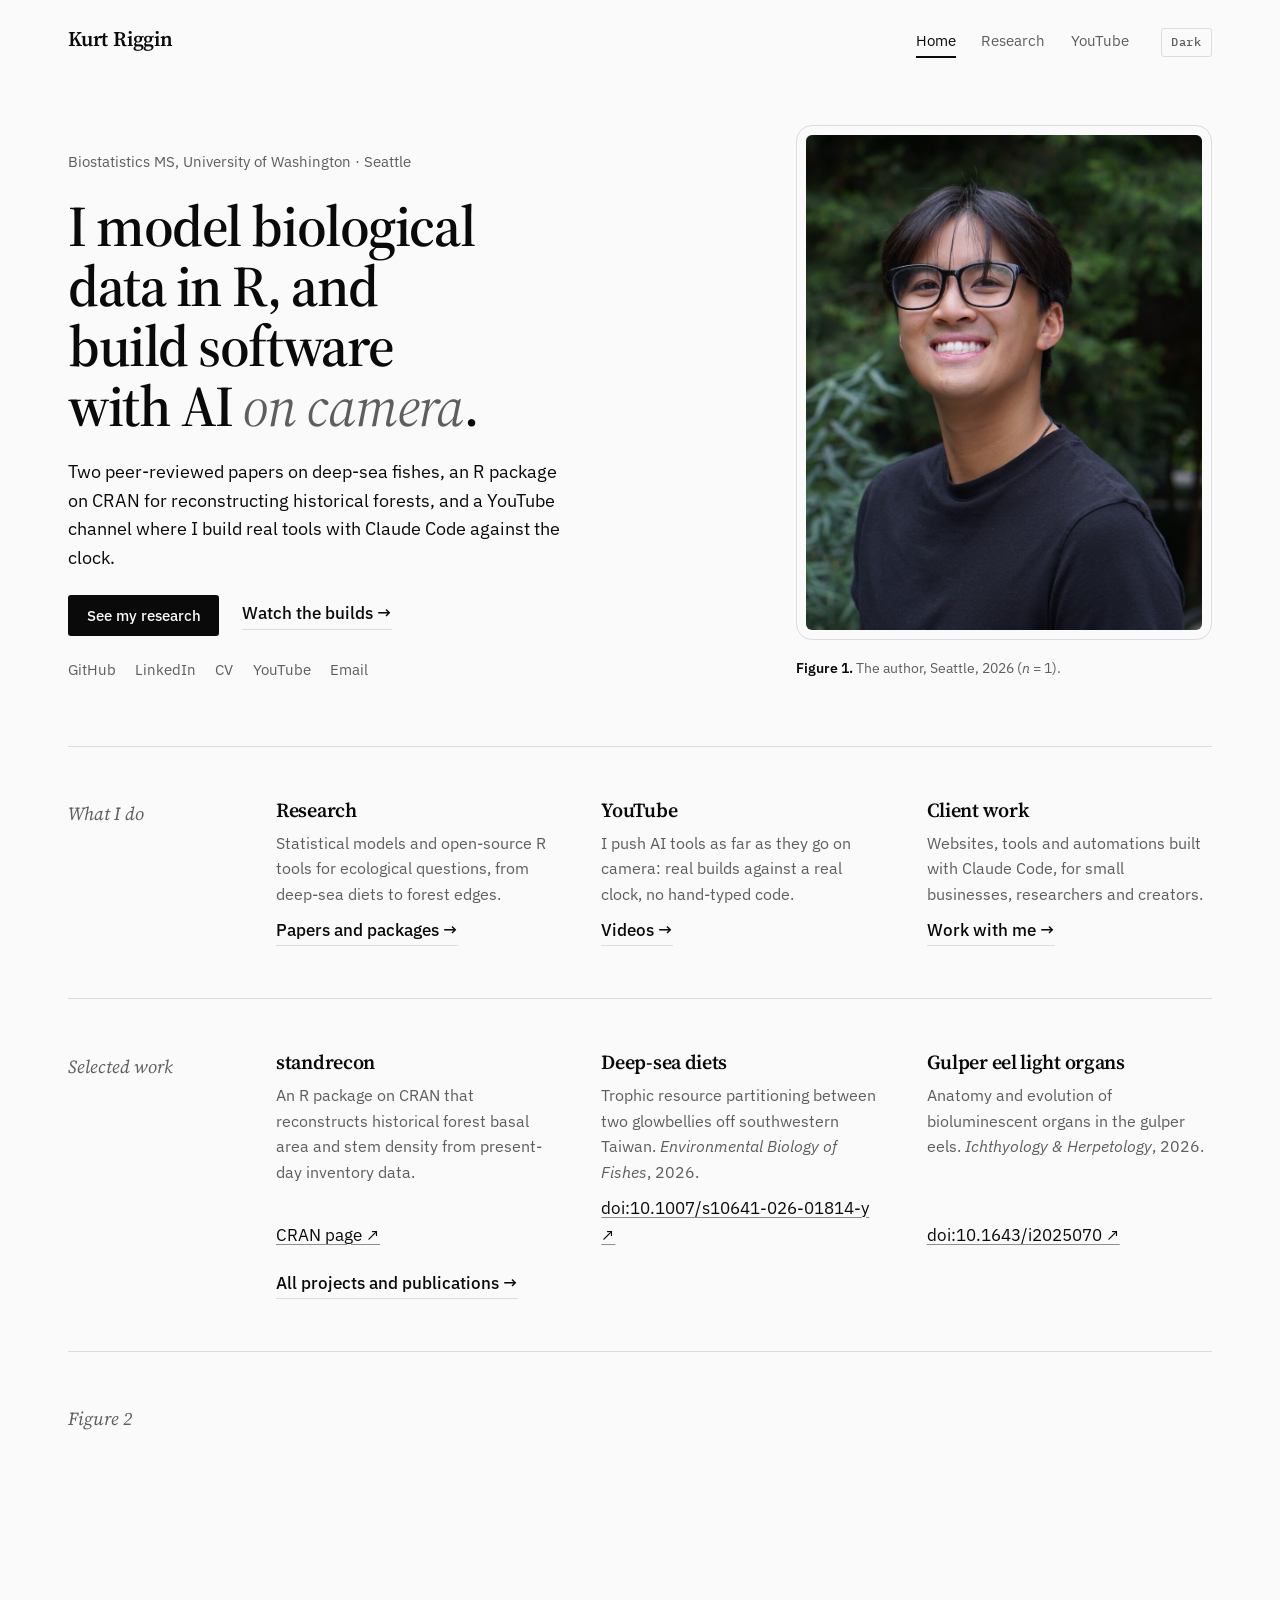
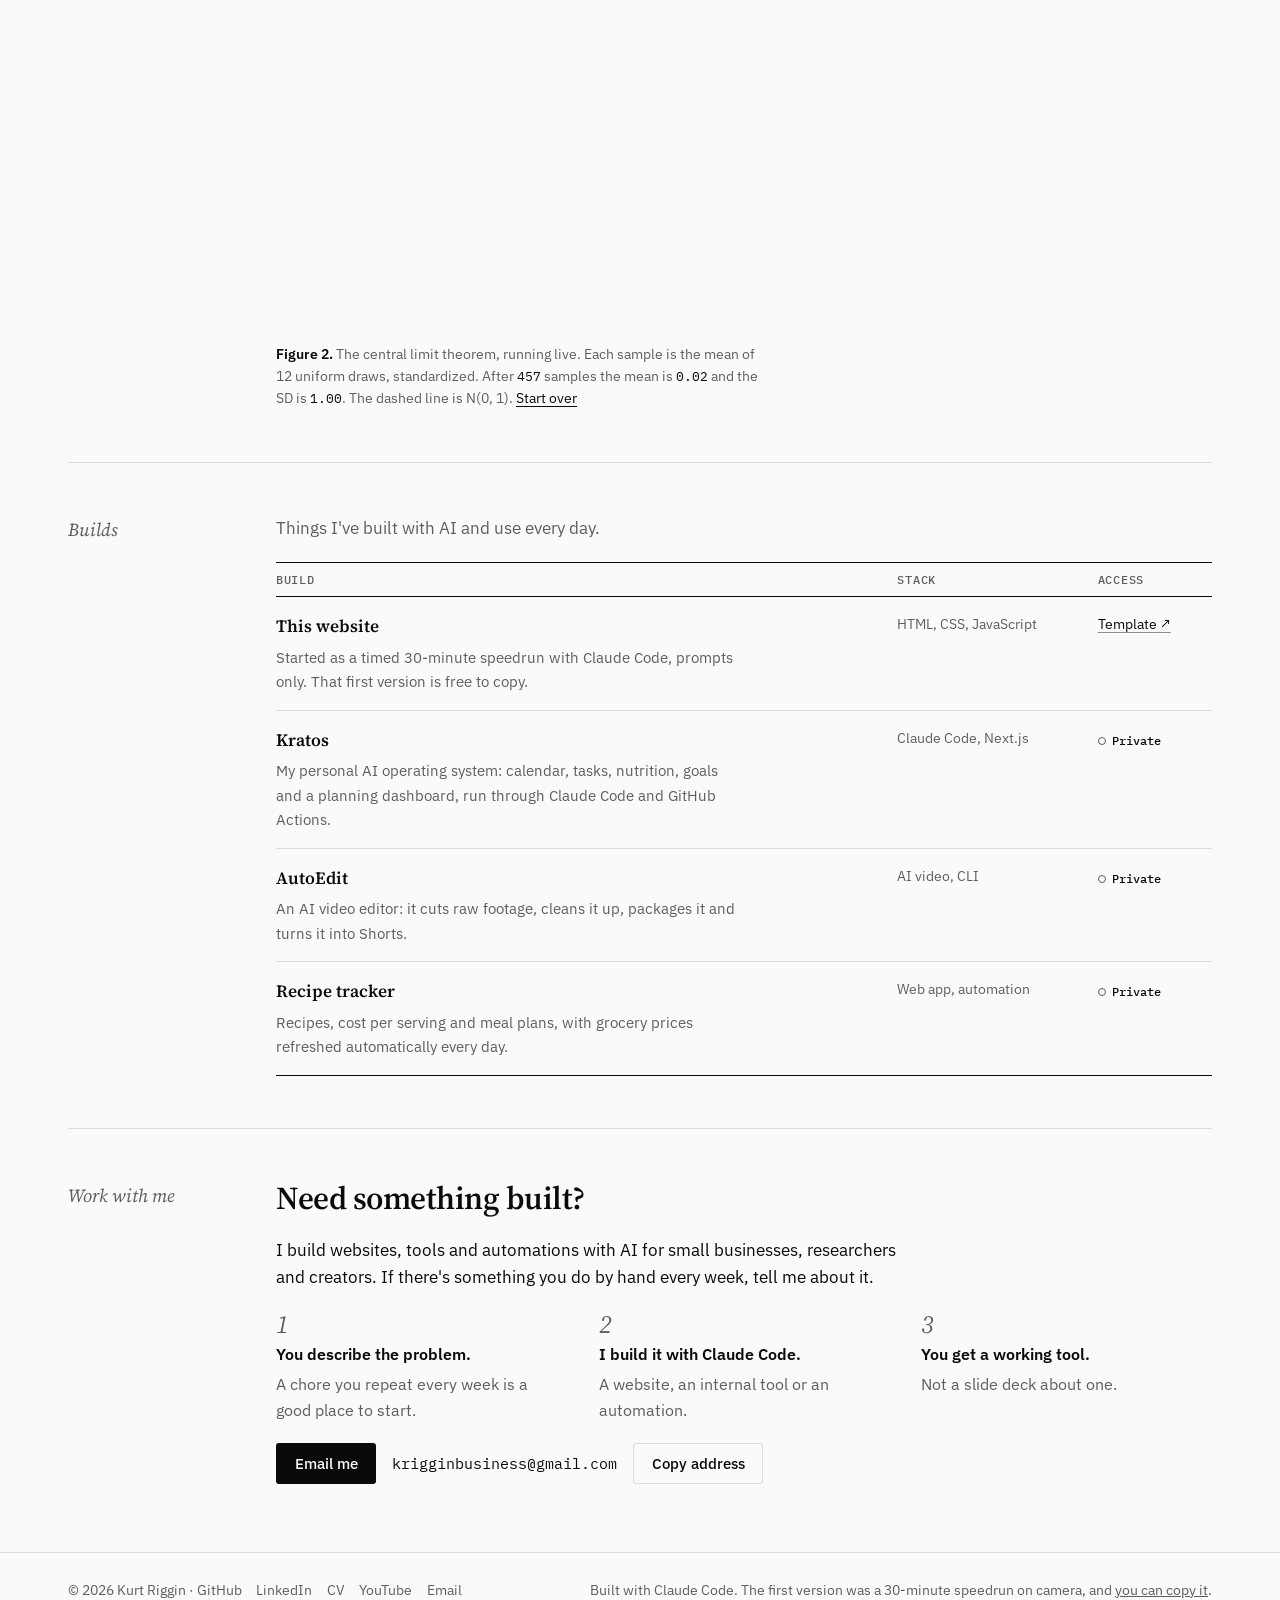
<file: index.html>
<!doctype html>
<html lang="en">
<head>
  <meta charset="utf-8">
  <meta name="viewport" content="width=device-width, initial-scale=1, viewport-fit=cover">
  <title>Kurt Riggin</title>
  <meta name="description" content="Kurt Riggin: biostatistician, YouTuber and AI builder.">
  <meta property="og:title" content="Kurt Riggin">
  <meta property="og:description" content="Biostatistics MS student at the University of Washington. Research, R packages, AI builds and videos.">
  <meta name="theme-color" content="#fafafa">
  <script>/* apply a saved theme choice before first paint; otherwise CSS follows the system setting */var t;try{t=localStorage.getItem("theme")}catch(e){}if(t==="light"||t==="dark")document.documentElement.dataset.theme=t;</script>
  <link rel="preconnect" href="https://fonts.googleapis.com">
  <link rel="preconnect" href="https://fonts.gstatic.com" crossorigin>
  <link href="https://fonts.googleapis.com/css2?family=IBM+Plex+Mono:wght@400;500&family=IBM+Plex+Sans:ital,wght@0,400;0,500;0,600;1,400&family=Source+Serif+4:ital,opsz,wght@0,8..60,400..700;1,8..60,400..600&display=swap" rel="stylesheet">
  <link rel="stylesheet" href="css/style.css">
  <link rel="icon" href="data:image/svg+xml,<svg xmlns='http://www.w3.org/2000/svg' viewBox='0 0 100 100'><rect width='100' height='100' rx='14' fill='%231b2121'/><text x='50' y='73' font-size='70' font-family='Georgia,serif' font-style='italic' fill='%2300bfc4' text-anchor='middle'>K</text></svg>">
</head>
<body>
  <header class="masthead">
    <div class="wrap">
      <a class="name" href="index.html">Kurt Riggin</a>
      <nav class="nav" aria-label="Main">
        <a href="index.html">Home</a>
        <a href="academic.html">Research</a>
        <a href="youtube.html">YouTube</a>
      </nav>
      <button class="theme-btn" id="theme-toggle" type="button">Dark</button>
    </div>
  </header>

  <main>
    <div class="wrap">
      <section class="hero">
        <div class="hero-text">
          <p class="kicker">Biostatistics MS, University of Washington · Seattle</p>
          <h1>I model biological data in R, and build software with AI <em>on camera</em>.</h1>
          <p class="prose">Two peer-reviewed papers on deep-sea fishes, an R package on CRAN for reconstructing historical forests, and a YouTube channel where I build real tools with Claude Code against the clock.</p>
          <div class="actions">
            <a class="btn btn-ink" href="academic.html">See my research</a>
            <a class="arrow-link" href="youtube.html">Watch the builds</a>
          </div>
          <div class="social-line" data-socials></div>
        </div>
        <figure class="portrait-fig">
          <img class="portrait" src="img/kurt.jpg" width="900" height="1125" alt="Portrait of Kurt Riggin, smiling, outdoors among trees">
          <figcaption><b>Figure 1.</b> The author, Seattle, 2026 (<i>n</i>&nbsp;=&nbsp;1).</figcaption>
        </figure>
      </section>

      <section class="block">
        <h2 class="head">What I do</h2>
        <div class="body">
          <div class="trio">
            <div><h3>Research</h3><p>Statistical models and open-source R tools for ecological questions, from deep-sea diets to forest edges.</p><a class="arrow-link" href="academic.html">Papers and packages</a></div>
            <div><h3>YouTube</h3><p>I push AI tools as far as they go on camera: real builds against a real clock, no hand-typed code.</p><a class="arrow-link" href="youtube.html">Videos</a></div>
            <div><h3>Client work</h3><p>Websites, tools and automations built with Claude Code, for small businesses, researchers and creators.</p><a class="arrow-link" href="#work">Work with me</a></div>
          </div>
        </div>
      </section>

      <section class="block">
        <h2 class="head">Selected work</h2>
        <div class="body">
          <div class="trio">
            <div><h3>standrecon</h3><p>An R package on CRAN that reconstructs historical forest basal area and stem density from present-day inventory data.</p><a class="link out" href="https://CRAN.R-project.org/package=standrecon" target="_blank" rel="noopener">CRAN page</a></div>
            <div><h3>Deep-sea diets</h3><p>Trophic resource partitioning between two glowbellies off southwestern Taiwan. <em>Environmental Biology of Fishes</em>, 2026.</p><a class="link out" href="https://doi.org/10.1007/s10641-026-01814-y" target="_blank" rel="noopener">doi:10.1007/s10641-026-01814-y</a></div>
            <div><h3>Gulper eel light organs</h3><p>Anatomy and evolution of bioluminescent organs in the gulper eels. <em>Ichthyology &amp; Herpetology</em>, 2026.</p><a class="link out" href="https://doi.org/10.1643/i2025070" target="_blank" rel="noopener">doi:10.1643/i2025070</a></div>
          </div>
          <a class="arrow-link" href="academic.html">All projects and publications</a>
        </div>
      </section>

      <section class="block">
        <h2 class="head">Figure 2</h2>
        <div class="body">
          <figure class="fig-block">
            <canvas class="plot" id="clt" role="img" aria-label="Histogram of standardized sample means filling in to match a normal curve"></canvas>
            <figcaption><b>Figure 2.</b> The central limit theorem, running live. Each sample is the mean of 12 uniform draws, standardized. After <span class="num" id="clt-n">0</span> samples the mean is <span class="num" id="clt-mu">0.00</span> and the SD is <span class="num" id="clt-sd">0.00</span>. The dashed line is N(0,&nbsp;1). <button class="text-btn" id="clt-reset" type="button">Start over</button></figcaption>
          </figure>
        </div>
      </section>

      <section class="block">
        <h2 class="head">Latest videos</h2>
        <div class="body">
          <div class="videos" id="latest-videos"></div>
          <a class="arrow-link" href="youtube.html" style="align-self:flex-start">All videos</a>
        </div>
      </section>

      <section class="block">
        <h2 class="head">Builds</h2>
        <div class="body">
          <p class="prose muted">Things I've built with AI and use every day.</p>
          <div class="table-wrap">
            <table class="stack">
              <thead><tr><th>Build</th><th>Stack</th><th>Access</th></tr></thead>
              <tbody>
                <tr><td><span class="t">This website</span><span class="d">Started as a timed 30-minute speedrun with Claude Code, prompts only. That first version is free to copy.</span></td><td class="small" data-label="Stack">HTML, CSS, JavaScript</td><td class="small"><a class="link out" href="https://github.com/kriggithub/YT_Portfolio_Website_Template" target="_blank" rel="noopener">Template</a></td></tr>
                <tr><td><span class="t">Kratos</span><span class="d">My personal AI operating system: calendar, tasks, nutrition, goals and a planning dashboard, run through Claude Code and GitHub Actions.</span></td><td class="small" data-label="Stack">Claude Code, Next.js</td><td><span class="status private">Private</span></td></tr>
                <tr><td><span class="t">AutoEdit</span><span class="d">An AI video editor: it cuts raw footage, cleans it up, packages it and turns it into Shorts.</span></td><td class="small" data-label="Stack">AI video, CLI</td><td><span class="status private">Private</span></td></tr>
                <tr><td><span class="t">Recipe tracker</span><span class="d">Recipes, cost per serving and meal plans, with grocery prices refreshed automatically every day.</span></td><td class="small" data-label="Stack">Web app, automation</td><td><span class="status private">Private</span></td></tr>
              </tbody>
            </table>
          </div>
        </div>
      </section>

      <section class="block" id="work">
        <h2 class="head">Work with me</h2>
        <div class="body">
          <h3 style="font-size:clamp(1.5rem,3vw,2rem)">Need something built?</h3>
          <p class="prose">I build websites, tools and automations with AI for small businesses, researchers and creators. If there's something you do by hand every week, tell me about it.</p>
          <ol class="steps">
            <li><b>You describe the problem.</b> A chore you repeat every week is a good place to start.</li>
            <li><b>I build it with Claude Code.</b> A website, an internal tool or an automation.</li>
            <li><b>You get a working tool.</b> Not a slide deck about one.</li>
          </ol>
          <div class="contact">
            <a class="btn btn-ink" data-link="email" href="#">Email me</a>
            <span class="email-text" data-email></span>
            <button class="btn btn-line" id="copy-email" type="button">Copy address</button>
          </div>
        </div>
      </section>
    </div>
  </main>

  <footer>
    <div class="wrap">
      <span>© <span data-year></span> Kurt Riggin · <span class="social-line" data-socials></span></span>
      <span>Built with Claude Code. The first version was a 30-minute speedrun on camera, and <a href="https://github.com/kriggithub/YT_Portfolio_Website_Template" target="_blank" rel="noopener">you can copy it</a>.</span>
    </div>
  </footer>

  <script src="js/config.js"></script>
  <script src="js/youtube-data.js"></script>
  <script src="js/main.js"></script>
  <script src="js/clt.js"></script>
</body>
</html>
</file>
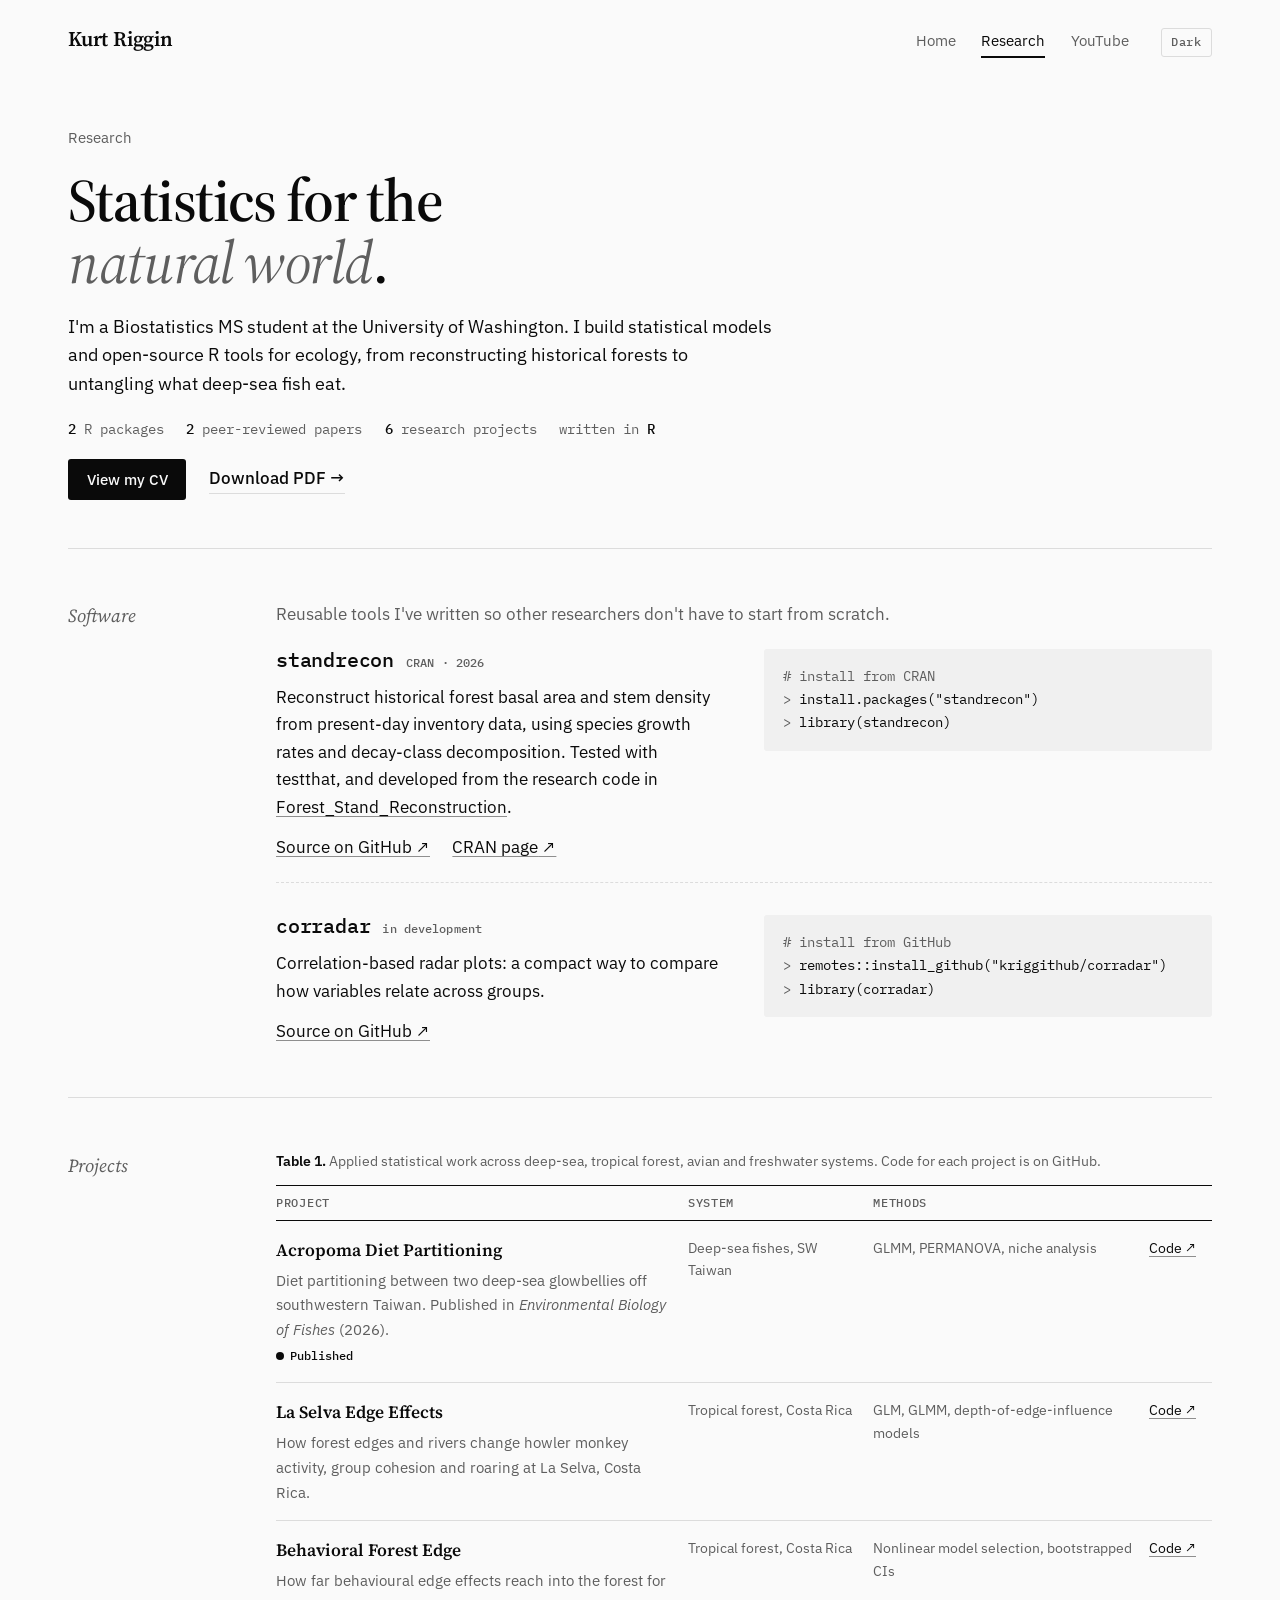
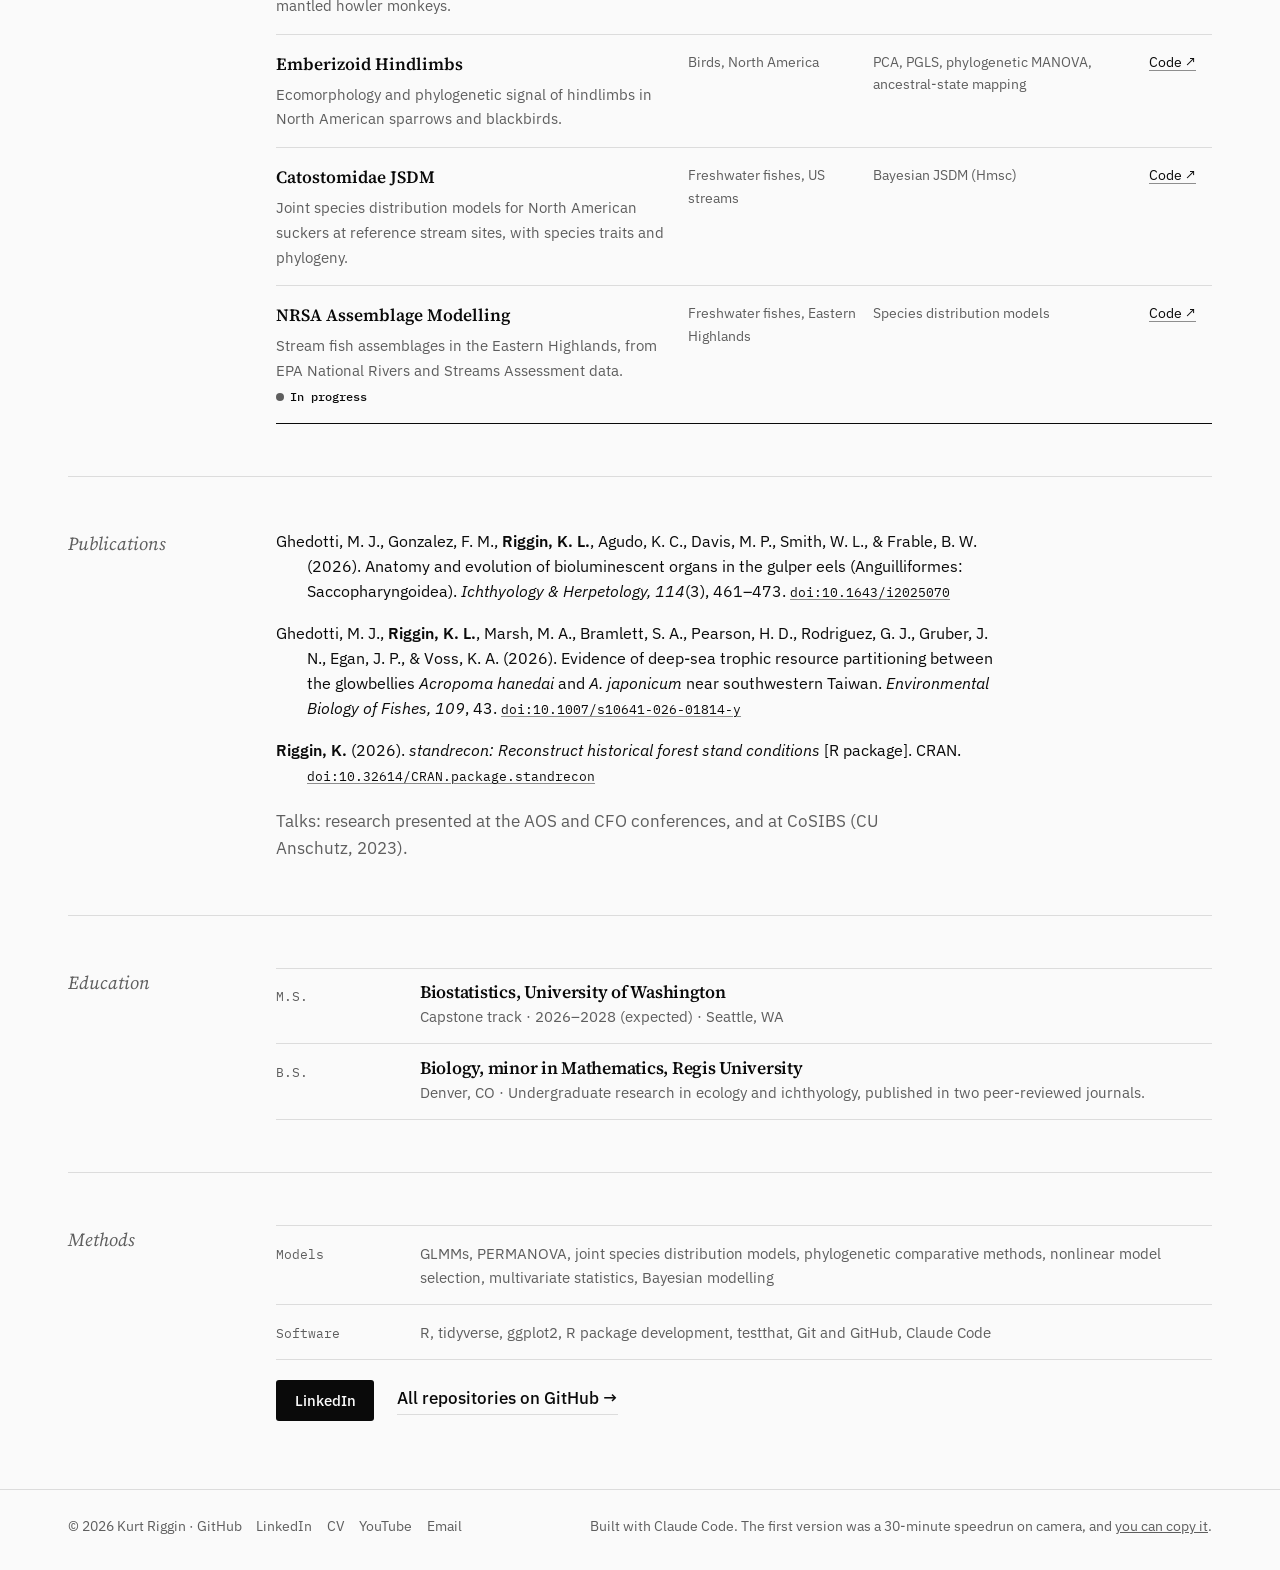
<file: academic.html>
<!doctype html>
<html lang="en">
<head>
  <meta charset="utf-8">
  <meta name="viewport" content="width=device-width, initial-scale=1, viewport-fit=cover">
  <title>Research · Kurt Riggin</title>
  <meta name="description" content="Kurt Riggin's research: R packages, publications and applied statistics in ecology.">
  <meta property="og:title" content="Kurt Riggin">
  <meta property="og:description" content="Biostatistics MS student at the University of Washington. Research, R packages, AI builds and videos.">
  <meta name="theme-color" content="#fafafa">
  <script>/* apply a saved theme choice before first paint; otherwise CSS follows the system setting */var t;try{t=localStorage.getItem("theme")}catch(e){}if(t==="light"||t==="dark")document.documentElement.dataset.theme=t;</script>
  <link rel="preconnect" href="https://fonts.googleapis.com">
  <link rel="preconnect" href="https://fonts.gstatic.com" crossorigin>
  <link href="https://fonts.googleapis.com/css2?family=IBM+Plex+Mono:wght@400;500&family=IBM+Plex+Sans:ital,wght@0,400;0,500;0,600;1,400&family=Source+Serif+4:ital,opsz,wght@0,8..60,400..700;1,8..60,400..600&display=swap" rel="stylesheet">
  <link rel="stylesheet" href="css/style.css">
  <link rel="icon" href="data:image/svg+xml,<svg xmlns='http://www.w3.org/2000/svg' viewBox='0 0 100 100'><rect width='100' height='100' rx='14' fill='%231b2121'/><text x='50' y='73' font-size='70' font-family='Georgia,serif' font-style='italic' fill='%2300bfc4' text-anchor='middle'>K</text></svg>">
</head>
<body>
  <header class="masthead">
    <div class="wrap">
      <a class="name" href="index.html">Kurt Riggin</a>
      <nav class="nav" aria-label="Main">
        <a href="index.html">Home</a>
        <a href="academic.html">Research</a>
        <a href="youtube.html">YouTube</a>
      </nav>
      <button class="theme-btn" id="theme-toggle" type="button">Dark</button>
    </div>
  </header>

  <main>
    <div class="wrap">
      <section class="page-head">
        <p class="kicker">Research</p>
        <h1>Statistics for the <em>natural world</em>.</h1>
        <p class="prose">I'm a Biostatistics MS student at the University of Washington. I build statistical models and open-source R tools for ecology, from reconstructing historical forests to untangling what deep-sea fish eat.</p>
        <p class="summary"><span><b>2</b> R packages</span><span><b>2</b> peer-reviewed papers</span><span><b>6</b> research projects</span><span>written in <b>R</b></span></p>
        <div class="actions">
          <a class="btn btn-ink" data-link="cv" href="#" target="_blank" rel="noopener">View my CV</a>
          <a class="arrow-link" data-link="cvPdf" href="#">Download PDF</a>
        </div>
      </section>

      <section class="block">
        <h2 class="head">Software</h2>
        <div class="body">
          <p class="prose muted">Reusable tools I've written so other researchers don't have to start from scratch.</p>
          <div class="pkg">
            <div>
              <h3>standrecon <span class="meta">CRAN · 2026</span></h3>
              <p class="prose">Reconstruct historical forest basal area and stem density from present-day inventory data, using species growth rates and decay-class decomposition. Tested with testthat, and developed from the research code in <a href="https://github.com/kriggithub/Forest_Stand_Reconstruction" target="_blank" rel="noopener">Forest_Stand_Reconstruction</a>.</p>
              <div class="actions"><a class="link out" href="https://github.com/kriggithub/standrecon" target="_blank" rel="noopener">Source on GitHub</a><a class="link out" href="https://CRAN.R-project.org/package=standrecon" target="_blank" rel="noopener">CRAN page</a></div>
            </div>
            <pre class="console"><span class="c"># install from CRAN</span>
<span class="p">&gt; </span>install.packages("standrecon")
<span class="p">&gt; </span>library(standrecon)</pre>
          </div>
          <div class="pkg">
            <div>
              <h3>corradar <span class="meta">in development</span></h3>
              <p class="prose">Correlation-based radar plots: a compact way to compare how variables relate across groups.</p>
              <div class="actions"><a class="link out" href="https://github.com/kriggithub/corradar" target="_blank" rel="noopener">Source on GitHub</a></div>
            </div>
            <pre class="console"><span class="c"># install from GitHub</span>
<span class="p">&gt; </span>remotes::install_github("kriggithub/corradar")
<span class="p">&gt; </span>library(corradar)</pre>
          </div>
        </div>
      </section>

      <section class="block">
        <h2 class="head">Projects</h2>
        <div class="body">
          <div class="table-wrap">
            <table class="stack">
              <caption><b>Table 1.</b> Applied statistical work across deep-sea, tropical forest, avian and freshwater systems. Code for each project is on GitHub.</caption>
              <thead><tr><th style="width:44%">Project</th><th>System</th><th>Methods</th><th><span class="sr">Code</span></th></tr></thead>
              <tbody>
                <tr><td><span class="t">Acropoma Diet Partitioning</span><span class="d">Diet partitioning between two deep-sea glowbellies off southwestern Taiwan. Published in <em>Environmental Biology of Fishes</em> (2026).</span><span class="status ">Published</span></td><td class="small" data-label="System">Deep-sea fishes, SW Taiwan</td><td class="small" data-label="Methods">GLMM, PERMANOVA, niche analysis</td><td class="small"><a class="link out" href="https://github.com/kriggithub/Acropoma_Diet_Partitioning" target="_blank" rel="noopener">Code</a></td></tr>
                <tr><td><span class="t">La Selva Edge Effects</span><span class="d">How forest edges and rivers change howler monkey activity, group cohesion and roaring at La Selva, Costa Rica.</span></td><td class="small" data-label="System">Tropical forest, Costa Rica</td><td class="small" data-label="Methods">GLM, GLMM, depth-of-edge-influence models</td><td class="small"><a class="link out" href="https://github.com/kriggithub/La_Selva_Edge_Effects" target="_blank" rel="noopener">Code</a></td></tr>
                <tr><td><span class="t">Behavioral Forest Edge</span><span class="d">How far behavioural edge effects reach into the forest for mantled howler monkeys.</span></td><td class="small" data-label="System">Tropical forest, Costa Rica</td><td class="small" data-label="Methods">Nonlinear model selection, bootstrapped CIs</td><td class="small"><a class="link out" href="https://github.com/kriggithub/Behavioral_Forest_Edge" target="_blank" rel="noopener">Code</a></td></tr>
                <tr><td><span class="t">Emberizoid Hindlimbs</span><span class="d">Ecomorphology and phylogenetic signal of hindlimbs in North American sparrows and blackbirds.</span></td><td class="small" data-label="System">Birds, North America</td><td class="small" data-label="Methods">PCA, PGLS, phylogenetic MANOVA, ancestral-state mapping</td><td class="small"><a class="link out" href="https://github.com/kriggithub/Emberizoid_Hindlimbs" target="_blank" rel="noopener">Code</a></td></tr>
                <tr><td><span class="t">Catostomidae JSDM</span><span class="d">Joint species distribution models for North American suckers at reference stream sites, with species traits and phylogeny.</span></td><td class="small" data-label="System">Freshwater fishes, US streams</td><td class="small" data-label="Methods">Bayesian JSDM (Hmsc)</td><td class="small"><a class="link out" href="https://github.com/kriggithub/Catostomidae_JDSM_Exploration" target="_blank" rel="noopener">Code</a></td></tr>
                <tr><td><span class="t">NRSA Assemblage Modelling</span><span class="d">Stream fish assemblages in the Eastern Highlands, from EPA National Rivers and Streams Assessment data.</span><span class="status wip">In progress</span></td><td class="small" data-label="System">Freshwater fishes, Eastern Highlands</td><td class="small" data-label="Methods">Species distribution models</td><td class="small"><a class="link out" href="https://github.com/kriggithub/NRSA_assemblage_modelling" target="_blank" rel="noopener">Code</a></td></tr>
              </tbody>
            </table>
          </div>
        </div>
      </section>

      <section class="block">
        <h2 class="head">Publications</h2>
        <div class="body">
          <ol class="refs">
            <li class="cite">Ghedotti, M. J., Gonzalez, F. M., <span class="me">Riggin, K. L.</span>, Agudo, K. C., Davis, M. P., Smith, W. L., &amp; Frable, B. W. (2026). Anatomy and evolution of bioluminescent organs in the gulper eels (Anguilliformes: Saccopharyngoidea). <em>Ichthyology &amp; Herpetology, 114</em>(3), 461–473. <a class="doi" href="https://doi.org/10.1643/i2025070" target="_blank" rel="noopener">doi:10.1643/i2025070</a></li>
            <li class="cite">Ghedotti, M. J., <span class="me">Riggin, K. L.</span>, Marsh, M. A., Bramlett, S. A., Pearson, H. D., Rodriguez, G. J., Gruber, J. N., Egan, J. P., &amp; Voss, K. A. (2026). Evidence of deep-sea trophic resource partitioning between the glowbellies <em>Acropoma hanedai</em> and <em>A. japonicum</em> near southwestern Taiwan. <em>Environmental Biology of Fishes, 109</em>, 43. <a class="doi" href="https://doi.org/10.1007/s10641-026-01814-y" target="_blank" rel="noopener">doi:10.1007/s10641-026-01814-y</a></li>
            <li class="cite"><span class="me">Riggin, K.</span> (2026). <em>standrecon: Reconstruct historical forest stand conditions</em> [R package]. CRAN. <a class="doi" href="https://doi.org/10.32614/CRAN.package.standrecon" target="_blank" rel="noopener">doi:10.32614/CRAN.package.standrecon</a></li>
          </ol>
          <p class="prose muted">Talks: research presented at the AOS and CFO conferences, and at CoSIBS (CU Anschutz, 2023).</p>
        </div>
      </section>

      <section class="block">
        <h2 class="head">Education</h2>
        <div class="body">
          <div class="rows">
            <div class="row"><span>M.S.</span><div><h3>Biostatistics, University of Washington</h3><p>Capstone track · 2026–2028 (expected) · Seattle, WA</p></div></div>
            <div class="row"><span>B.S.</span><div><h3>Biology, minor in Mathematics, Regis University</h3><p>Denver, CO · Undergraduate research in ecology and ichthyology, published in two peer-reviewed journals.</p></div></div>
          </div>
        </div>
      </section>

      <section class="block">
        <h2 class="head">Methods</h2>
        <div class="body">
          <div class="rows">
            <div class="row"><span>Models</span><p>GLMMs, PERMANOVA, joint species distribution models, phylogenetic comparative methods, nonlinear model selection, multivariate statistics, Bayesian modelling</p></div>
            <div class="row"><span>Software</span><p>R, tidyverse, ggplot2, R package development, testthat, Git and GitHub, Claude Code</p></div>
          </div>
          <div class="actions">
            <a class="btn btn-ink" data-link="linkedin" href="#" target="_blank" rel="noopener">LinkedIn</a>
            <a class="arrow-link" data-link="github" href="#" target="_blank" rel="noopener">All repositories on GitHub</a>
          </div>
        </div>
      </section>
    </div>
  </main>

  <footer>
    <div class="wrap">
      <span>© <span data-year></span> Kurt Riggin · <span class="social-line" data-socials></span></span>
      <span>Built with Claude Code. The first version was a 30-minute speedrun on camera, and <a href="https://github.com/kriggithub/YT_Portfolio_Website_Template" target="_blank" rel="noopener">you can copy it</a>.</span>
    </div>
  </footer>

  <script src="js/config.js"></script>
  <script src="js/main.js"></script>
</body>
</html>
</file>
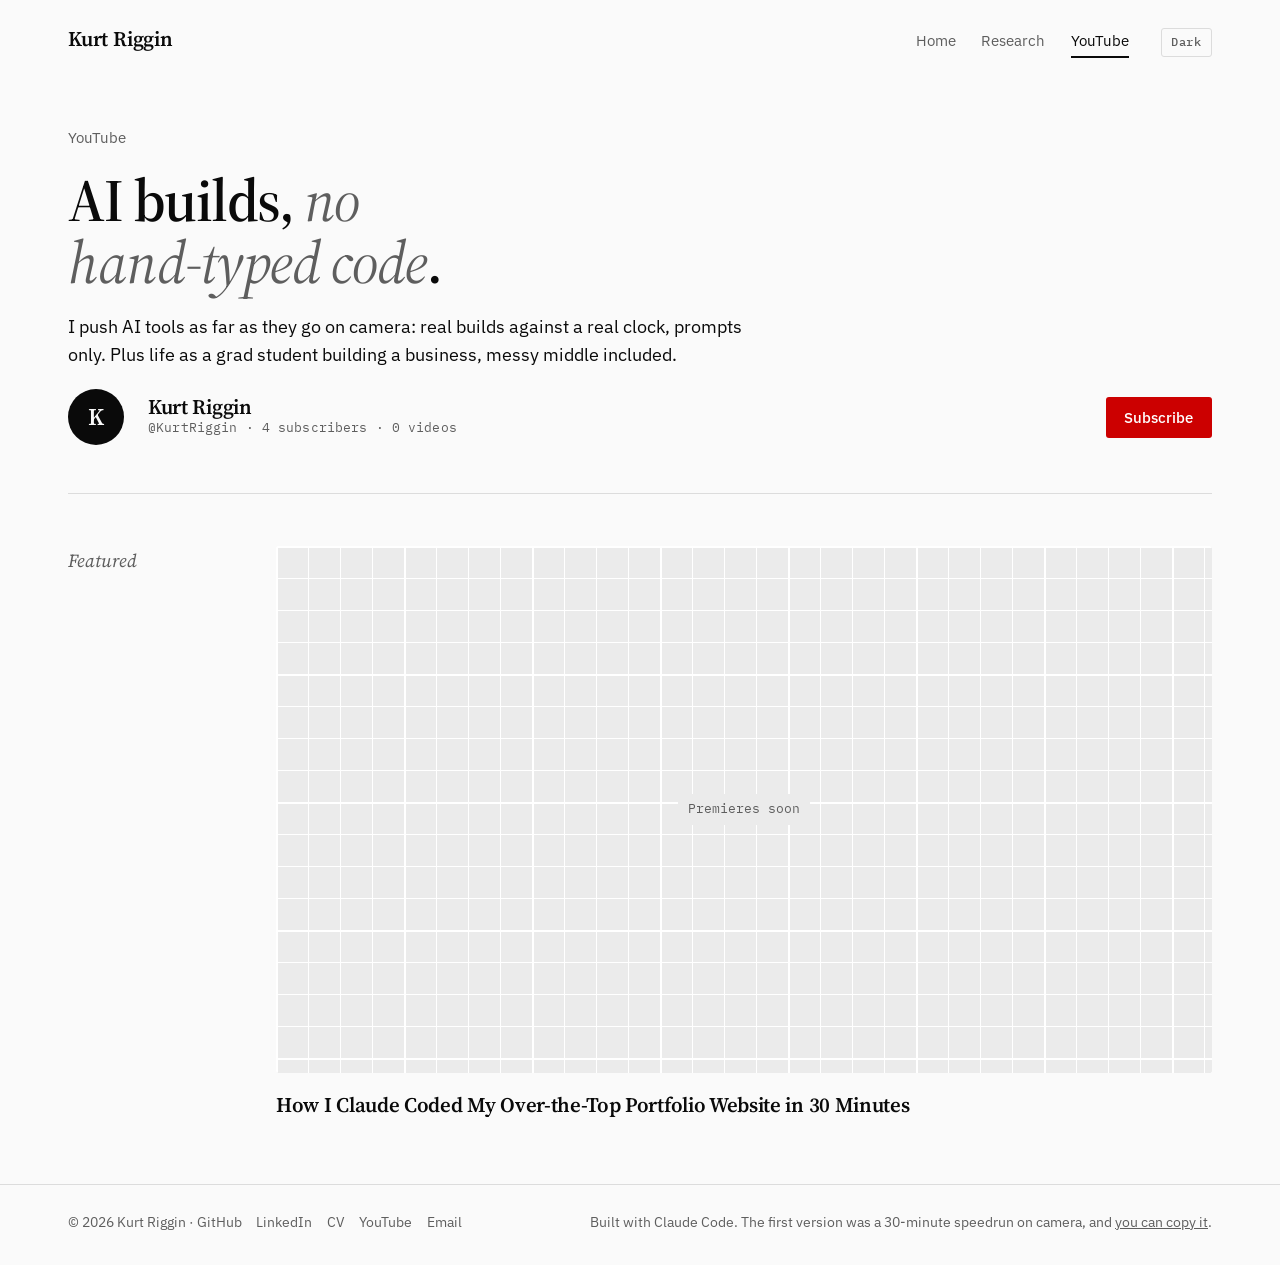
<file: youtube.html>
<!doctype html>
<html lang="en">
<head>
  <meta charset="utf-8">
  <meta name="viewport" content="width=device-width, initial-scale=1, viewport-fit=cover">
  <title>YouTube · Kurt Riggin</title>
  <meta name="description" content="Kurt Riggin on YouTube: AI builds with no hand-typed code.">
  <meta property="og:title" content="Kurt Riggin">
  <meta property="og:description" content="Biostatistics MS student at the University of Washington. Research, R packages, AI builds and videos.">
  <meta name="theme-color" content="#fafafa">
  <script>/* apply a saved theme choice before first paint; otherwise CSS follows the system setting */var t;try{t=localStorage.getItem("theme")}catch(e){}if(t==="light"||t==="dark")document.documentElement.dataset.theme=t;</script>
  <link rel="preconnect" href="https://fonts.googleapis.com">
  <link rel="preconnect" href="https://fonts.gstatic.com" crossorigin>
  <link href="https://fonts.googleapis.com/css2?family=IBM+Plex+Mono:wght@400;500&family=IBM+Plex+Sans:ital,wght@0,400;0,500;0,600;1,400&family=Source+Serif+4:ital,opsz,wght@0,8..60,400..700;1,8..60,400..600&display=swap" rel="stylesheet">
  <link rel="stylesheet" href="css/style.css">
  <link rel="icon" href="data:image/svg+xml,<svg xmlns='http://www.w3.org/2000/svg' viewBox='0 0 100 100'><rect width='100' height='100' rx='14' fill='%231b2121'/><text x='50' y='73' font-size='70' font-family='Georgia,serif' font-style='italic' fill='%2300bfc4' text-anchor='middle'>K</text></svg>">
</head>
<body>
  <header class="masthead">
    <div class="wrap">
      <a class="name" href="index.html">Kurt Riggin</a>
      <nav class="nav" aria-label="Main">
        <a href="index.html">Home</a>
        <a href="academic.html">Research</a>
        <a href="youtube.html">YouTube</a>
      </nav>
      <button class="theme-btn" id="theme-toggle" type="button">Dark</button>
    </div>
  </header>

  <main>
    <div class="wrap">
      <section class="page-head">
        <p class="kicker">YouTube</p>
        <h1>AI builds, <em>no hand-typed code</em>.</h1>
        <p class="prose">I push AI tools as far as they go on camera: real builds against a real clock, prompts only. Plus life as a grad student building a business, messy middle included.</p>
        <div class="channel">
          <div class="channel-avatar" aria-hidden="true">K</div>
          <div class="channel-info">
            <h2>Kurt Riggin</h2>
            <p class="meta" id="channel-stats" data-handle="@KurtRiggin">@KurtRiggin · New videos regularly</p>
          </div>
          <a class="btn btn-yt" data-link="youtube" href="#" target="_blank" rel="noopener">Subscribe</a>
        </div>
      </section>

      <section class="block">
        <h2 class="head">Featured</h2>
        <div class="body">
          <div class="video-frame" id="featured"></div>
          <h3 class="featured-title" id="featured-title"></h3>
        </div>
      </section>

      <section class="block">
        <h2 class="head">Latest</h2>
        <div class="body">
          <div class="filters" id="filters"></div>
          <div class="videos" id="video-grid"></div>
        </div>
      </section>
    </div>
  </main>

  <footer>
    <div class="wrap">
      <span>© <span data-year></span> Kurt Riggin · <span class="social-line" data-socials></span></span>
      <span>Built with Claude Code. The first version was a 30-minute speedrun on camera, and <a href="https://github.com/kriggithub/YT_Portfolio_Website_Template" target="_blank" rel="noopener">you can copy it</a>.</span>
    </div>
  </footer>

  <script src="js/config.js"></script>
  <script src="js/youtube-data.js"></script>
  <script src="js/main.js"></script>
</body>
</html>
</file>
<file: css/style.css>
/* Layout: a left-aligned research report. Each section is a two-column grid:
   a narrow margin column carries the section's running head (serif italic),
   the content sits to its right. The ggplot-style figure panel and the R
   console are the only filled surfaces; everything else is type and space.
   Palette is strictly monochrome: black, white and greys. The figure keeps
   theme_grey's grey92 panel with white gridlines; bars are grey60 and the
   N(0,1) curve is drawn in ink. */
:root {
  --paper: #fafafa;
  --ink: #0a0a0a;
  --ink-2: #5e5e5e;
  --rule: #dcdcdc;
  --panel: #ebebeb;          /* ggplot2 theme_grey panel.background (grey92) */
  --grid: #ffffff;           /* ggplot2 panel.grid */
  --accent: #0a0a0a;         /* focus ring, active nav, published dot */
  --bars: #999999;           /* histogram fill (grey60) */
  --curve: #0a0a0a;          /* dashed N(0,1) density */
  --link: #0a0a0a;
  --hover: #5e5e5e;          /* links and buttons on hover */
  --console: #f0f0f0;
  --on-ink: #fafafa;

  --display: "Source Serif 4", "Source Serif Pro", Georgia, "Times New Roman", serif;
  --body: "IBM Plex Sans", system-ui, -apple-system, "Segoe UI", Roboto, sans-serif;
  --mono: "IBM Plex Mono", ui-monospace, SFMono-Regular, Menlo, Consolas, monospace;

  --page: 74rem;
  --margin-col: 10.5rem;
  --measure: 64ch;
  color-scheme: light;
}
@media (prefers-color-scheme: dark) {
  :root:not([data-theme="light"]) {
    --paper: #0a0a0a; --ink: #ededed; --ink-2: #9a9a9a; --rule: #2a2a2a;
    --panel: #1c1c1c; --grid: #2e2e2e; --accent: #ededed; --bars: #7a7a7a; --curve: #f5f5f5;
    --link: #ededed; --hover: #9a9a9a; --console: #141414; --on-ink: #0a0a0a;
    color-scheme: dark;
  }
}
:root[data-theme="dark"] {
  --paper: #0a0a0a; --ink: #ededed; --ink-2: #9a9a9a; --rule: #2a2a2a;
  --panel: #1c1c1c; --grid: #2e2e2e; --accent: #ededed; --bars: #7a7a7a; --curve: #f5f5f5;
  --link: #ededed; --hover: #9a9a9a; --console: #141414; --on-ink: #0a0a0a;
  color-scheme: dark;
}

/* ===== Base ===== */
*, *::before, *::after { box-sizing: border-box; }
* { margin: 0; padding: 0; }
html { -webkit-text-size-adjust: 100%; }
body {
  font-family: var(--body); font-size: 1.0625rem; line-height: 1.62;
  background: var(--paper); color: var(--ink);
  min-height: 100vh; display: flex; flex-direction: column;
  -webkit-font-smoothing: antialiased; text-rendering: optimizeLegibility;
}
img { max-width: 100%; display: block; }
[hidden] { display: none !important; }
a { color: inherit; }
p a, .cite a, td a, .link {
  color: var(--link); text-decoration: underline; text-decoration-thickness: 1px;
  text-underline-offset: .18em; text-decoration-color: color-mix(in srgb, var(--link) 45%, transparent);
}
p a:hover, .cite a:hover, td a:hover, .link:hover { text-decoration-color: currentColor; }
:focus-visible { outline: 2px solid var(--accent); outline-offset: 3px; border-radius: 2px; }
::selection { background: color-mix(in srgb, var(--ink) 18%, transparent); }
h1, h2, h3 { font-family: var(--display); font-weight: 600; line-height: 1.12; letter-spacing: -0.015em; text-wrap: balance; }
em { font-style: italic; }
b, strong { font-weight: 600; }

.wrap {
  width: 100%; max-width: var(--page); margin: 0 auto;
  padding-left: max(20px, env(safe-area-inset-left, 0px));
  padding-right: max(20px, env(safe-area-inset-right, 0px));
}

/* ===== Masthead ===== */
.masthead .wrap {
  display: flex; align-items: baseline; gap: 2rem; flex-wrap: wrap;
  padding-block: 1.4rem 1.2rem;
}
.name {
  font-family: var(--display); font-weight: 600; font-size: 1.3rem; letter-spacing: -0.01em;
  text-decoration: none; margin-right: auto;
}
.nav { display: flex; gap: 1.6rem; font-size: .95rem; }
.nav a { text-decoration: none; color: var(--ink-2); padding-bottom: 3px; border-bottom: 2px solid transparent; }
.nav a:hover { color: var(--ink); }
.nav a.active { color: var(--ink); border-bottom-color: var(--accent); }
.theme-btn {
  font: 500 .75rem/1 var(--mono); letter-spacing: .04em; color: var(--ink-2);
  background: none; border: 1px solid var(--rule); border-radius: 3px; padding: .45rem .6rem; cursor: pointer;
}
.theme-btn:hover { color: var(--ink); border-color: var(--ink-2); }

/* ===== Sections: margin column + content ===== */
main { flex: 1; }
.block {
  display: grid; grid-template-columns: var(--margin-col) minmax(0, 1fr); gap: 1rem 2.5rem;
  padding-block: 3.25rem; border-top: 1px solid var(--rule);
}
.block > .head {
  font-family: var(--display); font-style: italic; font-weight: 400; font-size: 1.15rem;
  color: var(--ink-2); letter-spacing: 0; line-height: 1.3; padding-top: .2rem;
}
.block > .body { min-width: 0; display: flex; flex-direction: column; gap: 1.25rem; }
.block h2 { font-size: clamp(1.6rem, 3vw, 2.1rem); }
.block h3 { font-size: 1.3rem; }
.prose { max-width: var(--measure); color: var(--ink); }
.prose + .prose { margin-top: -.25rem; }
.muted { color: var(--ink-2); }
.meta { font-family: var(--mono); font-size: .8rem; color: var(--ink-2); letter-spacing: .01em; }

/* ===== Hero (home) ===== */
.hero {
  display: grid; grid-template-columns: minmax(0, 1fr) minmax(0, 1.15fr); gap: 3.5rem; align-items: start;
  padding-block: 3rem 4rem;
}
.hero-text { display: flex; flex-direction: column; gap: 1.4rem; padding-top: 1.5rem; }
.kicker { font-size: .95rem; color: var(--ink-2); }
.hero h1 { font-size: clamp(2.4rem, 5vw, 3.6rem); font-weight: 600; letter-spacing: -0.025em; line-height: 1.04; }
.hero h1 em { font-weight: 400; color: var(--ink-2); }
.hero .prose { font-size: 1.1rem; max-width: 46ch; }
/* Hero portrait: a captioned figure. The photo has rounded corners and a
   hairline frame drawn as an outline 9px outside it. */
.portrait-fig { width: 100%; max-width: 26rem; justify-self: end; gap: 1.1rem; }
.portrait {
  width: calc(100% - 20px); margin: 10px; aspect-ratio: 4 / 5; height: auto; object-fit: cover;
  border-radius: 6px; outline: 1px solid var(--rule); outline-offset: 9px; background: var(--panel);
}
.fig-block { max-width: 44rem; }
.actions { display: flex; flex-wrap: wrap; align-items: center; gap: .75rem 1.4rem; }
.btn {
  display: inline-flex; align-items: center; gap: .5rem; font: 500 .95rem/1 var(--body);
  padding: .75rem 1.1rem; border-radius: 3px; text-decoration: none; cursor: pointer; border: 1px solid transparent;
}
.btn-ink { background: var(--ink); color: var(--on-ink); }
.btn-ink:hover { background: var(--hover); }
.btn-line { border-color: var(--rule); background: none; color: var(--ink); }
.btn-line:hover { border-color: var(--ink-2); }
.btn-yt { background: #cc0000; color: #fff; }
.btn-yt:hover { background: #a30000; }
.arrow-link { width: fit-content; font-weight: 500; text-decoration: none; color: var(--ink); border-bottom: 1px solid var(--rule); padding-bottom: 1px; }
.arrow-link:hover { color: var(--hover); border-bottom-color: var(--hover); }
.arrow-link::after { content: " →"; }
.out::after { content: " ↗"; }
.social-line { display: flex; flex-wrap: wrap; gap: .4rem 1.2rem; font-size: .92rem; color: var(--ink-2); }
.social-line a { text-decoration: none; color: var(--ink-2); }
.social-line a:hover { color: var(--ink); }

/* ===== Figure (ggplot-style canvas) ===== */
figure { margin: 0; display: flex; flex-direction: column; gap: .75rem; min-width: 0; }
.plot { width: 100%; max-width: 100%; aspect-ratio: 4 / 3; display: block; }
figcaption { font-size: .88rem; line-height: 1.55; color: var(--ink-2); max-width: 62ch; }
figcaption b { color: var(--ink); font-weight: 600; }
.num { font-family: var(--mono); font-size: .84rem; color: var(--ink); font-variant-numeric: tabular-nums; }
.text-btn {
  font: inherit; color: var(--link); background: none; border: 0; padding: 0; cursor: pointer;
  text-decoration: underline; text-underline-offset: .18em;
}

/* ===== Three-column "what I do" ===== */
.trio { display: grid; grid-template-columns: repeat(3, minmax(0, 1fr)); gap: 2rem 2.5rem; }
.trio > div { display: flex; flex-direction: column; gap: .6rem; }
.trio h3 { font-size: 1.25rem; }
.trio p { color: var(--ink-2); font-size: .98rem; flex: 1; }

/* ===== Tables (research projects, builds) ===== */
.table-wrap { overflow-x: auto; }
table { width: 100%; border-collapse: collapse; font-size: .95rem; }
caption { caption-side: top; text-align: left; font-size: .88rem; color: var(--ink-2); padding-bottom: .75rem; }
caption b { color: var(--ink); font-weight: 600; }
thead th {
  font: 500 .74rem/1.2 var(--mono); letter-spacing: .06em; text-transform: uppercase; color: var(--ink-2);
  text-align: left; padding: .6rem 1rem .6rem 0; border-top: 1.5px solid var(--ink); border-bottom: 1px solid var(--ink);
}
tbody td { padding: 1rem 1rem 1rem 0; vertical-align: top; border-bottom: 1px solid var(--rule); }
tbody tr:last-child td { border-bottom: 1.5px solid var(--ink); }
td .t { font-family: var(--display); font-weight: 600; font-size: 1.08rem; color: var(--ink); display: block; margin-bottom: .2rem; }
td .d { color: var(--ink-2); display: block; max-width: 52ch; }
td.small { font-size: .88rem; color: var(--ink-2); }
td.small:last-child { white-space: nowrap; }
.status { font: 500 .74rem/1 var(--mono); white-space: nowrap; display: inline-flex; align-items: center; gap: .4rem; margin-top: .5rem; color: var(--ink); }
.status::before { content: ""; width: .5rem; height: .5rem; border-radius: 50%; background: var(--accent); }
.status.wip::before { background: var(--ink-2); }
.status.private::before { background: transparent; border: 1px solid var(--ink-2); }

/* ===== R console ===== */
.console {
  font-family: var(--mono); font-size: .86rem; line-height: 1.7; background: var(--console);
  border-radius: 3px; padding: 1rem 1.2rem; overflow-x: auto; color: var(--ink); white-space: pre;
}
.console .p { color: var(--ink-2); user-select: none; }
.console .c { color: var(--ink-2); }
.console .s { color: var(--ink); }

/* Packages */
.pkg { display: grid; grid-template-columns: minmax(0, 1fr) minmax(0, 1fr); gap: 1.5rem 2.5rem; align-items: start; }
.pkg + .pkg { padding-top: 2rem; border-top: 1px dashed var(--rule); }
.pkg h3 { font-family: var(--mono); font-weight: 500; font-size: 1.25rem; letter-spacing: -0.01em; display: flex; align-items: baseline; gap: .75rem; flex-wrap: wrap; }
.pkg h3 .meta { font-size: .75rem; }
.pkg > div { display: flex; flex-direction: column; gap: .8rem; min-width: 0; }

/* ===== Steps / contact ===== */
.steps { list-style: none; counter-reset: s; display: grid; grid-template-columns: repeat(3, minmax(0, 1fr)); gap: 1.5rem 2rem; }
.steps li { counter-increment: s; display: flex; flex-direction: column; gap: .3rem; color: var(--ink-2); font-size: .98rem; }
.steps li::before { content: counter(s); font-family: var(--display); font-style: italic; font-size: 1.6rem; line-height: 1; color: var(--ink-2); }
.steps b { color: var(--ink); }
.contact { display: flex; flex-wrap: wrap; align-items: center; gap: .75rem 1rem; }
.email-text { font-family: var(--mono); font-size: .92rem; user-select: all; }

/* ===== Definition rows (education, methods) ===== */
.rows { display: flex; flex-direction: column; }
.row { display: grid; grid-template-columns: 7.5rem minmax(0, 1fr); gap: .25rem 1.5rem; padding-block: .9rem; border-bottom: 1px solid var(--rule); }
.row:first-child { border-top: 1px solid var(--rule); }
.row > :first-child { font-family: var(--mono); font-size: .82rem; color: var(--ink-2); padding-top: .2rem; }
.row h3 { font-size: 1.1rem; margin-bottom: .1rem; }
.row p { color: var(--ink-2); font-size: .95rem; }

/* Publications: APA-style hanging indent */
.refs { list-style: none; display: flex; flex-direction: column; gap: 1.1rem; max-width: 72ch; }
.cite { padding-left: 2em; text-indent: -2em; font-size: .97rem; line-height: 1.6; }
.cite .me { font-weight: 600; }
.doi { font-family: var(--mono); font-size: .82rem; }

/* ===== Page head (inner pages) ===== */
.page-head { padding-block: 3rem 3rem; display: flex; flex-direction: column; gap: 1.2rem; }
.page-head h1 { font-size: clamp(2.3rem, 5.5vw, 3.75rem); letter-spacing: -0.025em; line-height: 1.04; max-width: 18ch; }
.page-head h1 em { font-weight: 400; color: var(--ink-2); }
.page-head .prose { font-size: 1.1rem; }
.summary { font-family: var(--mono); font-size: .85rem; color: var(--ink-2); display: flex; flex-wrap: wrap; gap: .3rem 1.4rem; }
.summary b { color: var(--ink); font-weight: 500; font-variant-numeric: tabular-nums; }

/* ===== YouTube ===== */
.channel { display: flex; align-items: center; gap: 1rem 1.5rem; flex-wrap: wrap; }
.channel-avatar {
  width: 3.5rem; height: 3.5rem; border-radius: 50%; flex-shrink: 0; display: grid; place-items: center;
  background: var(--ink); color: var(--on-ink); font: 600 1.5rem/1 var(--display);
}
.channel-info { flex: 1; min-width: 12rem; }
.channel-info h2 { font-size: 1.3rem; }
.video-frame { position: relative; aspect-ratio: 16 / 9; max-width: 100%; border-radius: 3px; overflow: hidden; background: var(--panel); }
.video-frame iframe { position: absolute; inset: 0; width: 100%; height: 100%; border: 0; }
.thumb-ph {
  position: absolute; inset: 0; display: grid; place-items: center; text-align: center;
  background-color: var(--panel);
  background-image:
    linear-gradient(var(--grid) 1px, transparent 1px), linear-gradient(90deg, var(--grid) 1px, transparent 1px),
    linear-gradient(var(--grid) 2px, transparent 2px), linear-gradient(90deg, var(--grid) 2px, transparent 2px);
  background-size: 2rem 2rem, 2rem 2rem, 8rem 8rem, 8rem 8rem;
}
.thumb-ph span { font-family: var(--mono); font-size: .8rem; color: var(--ink-2); background: var(--panel); padding: .3rem .6rem; }
.featured-title { font-size: 1.35rem; }
.videos { display: grid; grid-template-columns: repeat(auto-fill, minmax(min(100%, 17rem), 1fr)); gap: 2rem 1.75rem; }
.video-card { text-decoration: none; display: flex; flex-direction: column; gap: .6rem; }
.video-thumb { position: relative; aspect-ratio: 16 / 9; max-width: 100%; border-radius: 3px; overflow: hidden; background: var(--panel); }
.video-thumb img { width: 100%; height: 100%; object-fit: cover; }
.video-thumb .duration { position: absolute; right: .5rem; bottom: .5rem; font: 500 .72rem/1 var(--mono); background: rgba(0, 0, 0, .78); color: #fff; padding: .25rem .4rem; border-radius: 2px; }
.video-card h3 { font-size: 1.05rem; line-height: 1.3; }
.video-card:hover h3 { color: var(--hover); }
.filters { display: flex; gap: .4rem 1.2rem; flex-wrap: wrap; }
.filter {
  font: 500 .9rem/1 var(--body); color: var(--ink-2); background: none; border: 0; padding: .3rem 0;
  border-bottom: 2px solid transparent; cursor: pointer;
}
.filter:hover { color: var(--ink); }
.filter.active { color: var(--ink); border-bottom-color: var(--accent); }

/* ===== 404 ===== */
.nf { padding-block: 5rem 6rem; display: flex; flex-direction: column; gap: 1.25rem; align-items: flex-start; }
.nf h1 { font-size: clamp(4rem, 14vw, 9rem); font-weight: 400; font-style: italic; letter-spacing: -0.03em; line-height: 1.2; padding-bottom: .1em; }
.nf h1 .gt { color: var(--ink-2); font-style: normal; }

/* ===== Footer ===== */
footer .social-line { display: inline-flex; gap: .2rem .9rem; font-size: inherit; vertical-align: baseline; }
.sr { position: absolute; width: 1px; height: 1px; overflow: hidden; clip: rect(0 0 0 0); white-space: nowrap; }
footer { border-top: 1px solid var(--rule); margin-top: 1rem; }
footer .wrap { display: flex; justify-content: space-between; align-items: baseline; gap: .75rem 2rem; flex-wrap: wrap; padding-block: 1.6rem 2rem; font-size: .88rem; color: var(--ink-2); }
footer a { color: var(--ink-2); }
footer a:hover { color: var(--ink); }

/* ===== Responsive ===== */
@media (max-width: 960px) {
  .hero { grid-template-columns: minmax(0, 1fr); gap: 2.5rem; padding-block: 1.5rem 3rem; }
  .hero-text { padding-top: 0; }
  .portrait-fig { justify-self: start; max-width: 22rem; }
  .pkg { grid-template-columns: minmax(0, 1fr); }
}
@media (max-width: 760px) {
  .block { grid-template-columns: minmax(0, 1fr); padding-block: 2.5rem; }
  .trio, .steps { grid-template-columns: minmax(0, 1fr); }
  .masthead .wrap { gap: .75rem 1.25rem; }
  .nav { order: 3; width: 100%; gap: 1.4rem; }
  /* Tables become stacked records on phones */
  .stack thead { display: none; }
  .stack, .stack tbody, .stack tr, .stack td { display: block; width: 100%; }
  .stack tr { padding-block: 1rem; border-bottom: 1px solid var(--rule); }
  .stack tbody tr:first-child { border-top: 1.5px solid var(--ink); }
  .stack tbody tr:last-child { border-bottom: 1.5px solid var(--ink); }
  .stack caption { display: block; }
  .stack tbody td, .stack tbody tr:last-child td { border: 0; padding: .15rem 0; }
  .stack td[data-label]::before { content: attr(data-label) ": "; font-family: var(--mono); font-size: .74rem; text-transform: uppercase; letter-spacing: .05em; color: var(--ink-2); }
  .row { grid-template-columns: minmax(0, 1fr); }
}
@media (prefers-reduced-motion: reduce) {
  *, *::before, *::after { transition: none !important; animation: none !important; }
}
</file>
